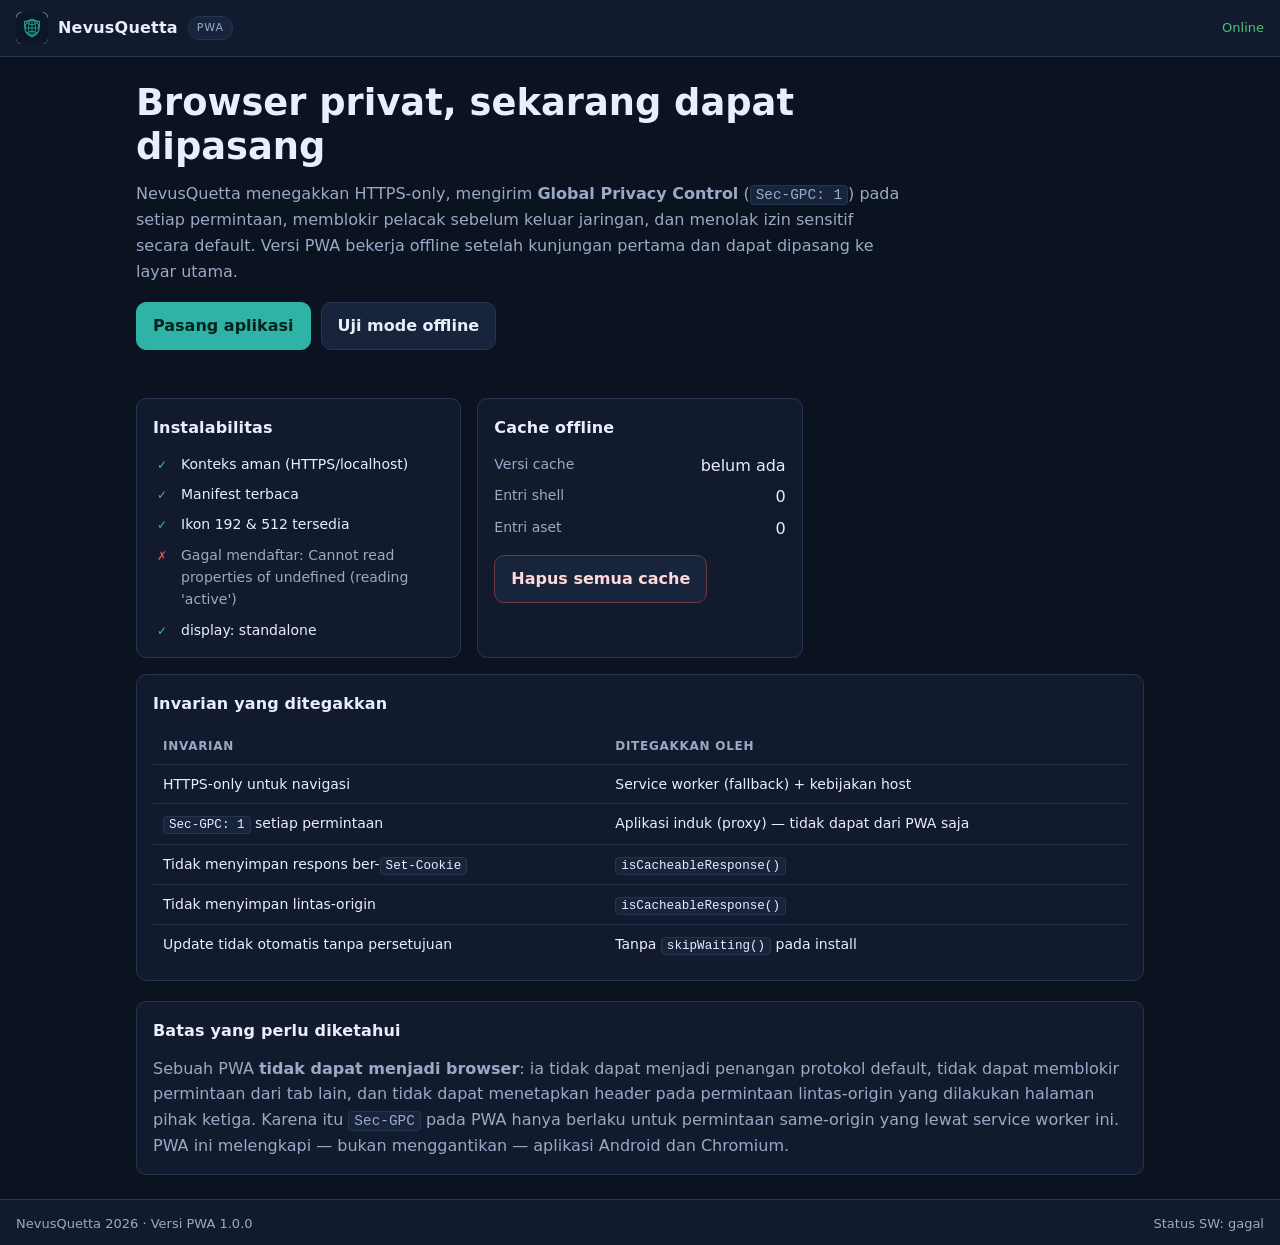
<file: D-PWA/index.html>
<!DOCTYPE html>
<html lang="id">
<head>
<meta charset="utf-8">
<meta name="viewport" content="width=device-width, initial-scale=1, viewport-fit=cover">
<title>NevusQuetta — PWA</title>

<!-- Manifest & branding -->
<link rel="manifest" href="manifest.json">
<meta name="theme-color" content="#0b1220">
<meta name="color-scheme" content="dark">

<!-- iOS / Safari: instal "Add to Home Screen" -->
<meta name="apple-mobile-web-app-capable" content="yes">
<meta name="apple-mobile-web-app-status-bar-style" content="black-translucent">
<meta name="apple-mobile-web-app-title" content="NevusQuetta">
<link rel="apple-touch-icon" href="icons/icon-192.png">

<!-- Android: tampilkan sebagai aplikasi mandiri bila ditambahkan ke home screen -->
<meta name="mobile-web-app-capable" content="yes">
<link rel="icon" href="icons/icon-192.png" type="image/png">

<link rel="stylesheet" href="styles.css">
</head>
<body>
<a class="skip" href="#main">Lompat ke konten utama</a>

<header class="topbar">
  <div class="brand">
    <img src="icons/icon-192.png" alt="" width="32" height="32" class="brand-mark">
    <span class="brand-name">NevusQuetta</span>
    <span class="badge" id="verBadge">PWA</span>
  </div>
  <div class="status" id="netStatus" role="status" aria-live="polite">Memeriksa…</div>
</header>

<main id="main">
  <section class="hero">
    <h1>Browser privat, sekarang dapat dipasang</h1>
    <p class="lede">
      NevusQuetta menegakkan HTTPS-only, mengirim <strong>Global Privacy Control</strong>
      (<code>Sec-GPC: 1</code>) pada setiap permintaan, memblokir pelacak sebelum
      keluar jaringan, dan menolak izin sensitif secara default. Versi PWA bekerja
      offline setelah kunjungan pertama dan dapat dipasang ke layar utama.
    </p>
    <div class="actions">
      <button id="installBtn" class="btn primary" hidden>Pasang aplikasi</button>
      <button id="offlineBtn" class="btn" type="button">Uji mode offline</button>
    </div>
    <p class="hint" id="installHint"></p>
  </section>

  <section class="grid" aria-label="Status instalabilitas">
    <article class="card">
      <h2>Instalabilitas</h2>
      <ul class="checks" id="installChecks">
        <li data-check="secure">Konteks aman (HTTPS/localhost)</li>
        <li data-check="manifest">Manifest terbaca</li>
        <li data-check="icons">Ikon 192 &amp; 512 tersedia</li>
        <li data-check="sw">Service worker aktif</li>
        <li data-check="display">Mode tampilan standalone</li>
      </ul>
    </article>

    <article class="card">
      <h2>Cache offline</h2>
      <dl class="kv" id="cacheInfo">
        <dt>Versi cache</dt><dd id="cacheVersion">—</dd>
        <dt>Entri shell</dt><dd id="cacheShellCount">—</dd>
        <dt>Entri aset</dt><dd id="cacheAssetCount">—</dd>
      </dl>
      <button id="clearCacheBtn" class="btn danger" type="button">Hapus semua cache</button>
    </article>

    <article class="card wide">
      <h2>Invarian yang ditegakkan</h2>
      <table class="table">
        <thead><tr><th>Invarian</th><th>Ditegakkan oleh</th></tr></thead>
        <tbody>
          <tr><td>HTTPS-only untuk navigasi</td><td>Service worker (fallback) + kebijakan host</td></tr>
          <tr><td><code>Sec-GPC: 1</code> setiap permintaan</td><td>Aplikasi induk (proxy) — tidak dapat dari PWA saja</td></tr>
          <tr><td>Tidak menyimpan respons ber-<code>Set-Cookie</code></td><td><code>isCacheableResponse()</code></td></tr>
          <tr><td>Tidak menyimpan lintas-origin</td><td><code>isCacheableResponse()</code></td></tr>
          <tr><td>Update tidak otomatis tanpa persetujuan</td><td>Tanpa <code>skipWaiting()</code> pada install</td></tr>
        </tbody>
      </table>
    </article>
  </section>

  <section class="card wide note">
    <h2>Batas yang perlu diketahui</h2>
    <p>
      Sebuah PWA <strong>tidak dapat menjadi browser</strong>: ia tidak dapat menjadi
      penangan protokol default, tidak dapat memblokir permintaan dari tab lain,
      dan tidak dapat menetapkan header pada permintaan lintas-origin yang
      dilakukan halaman pihak ketiga. Karena itu <code>Sec-GPC</code> pada PWA hanya
      berlaku untuk permintaan same-origin yang lewat service worker ini.
      PWA ini melengkapi — bukan menggantikan — aplikasi Android dan Chromium.
    </p>
  </section>
</main>

<footer class="footer">
  <span>NevusQuetta <span id="year"></span> · Versi PWA <span id="buildVersion">1.0.0</span></span>
  <span>Status SW: <span id="swState">belum terdaftar</span></span>
</footer>

<script src="app.js"></script>
</body>
</html>
</file>
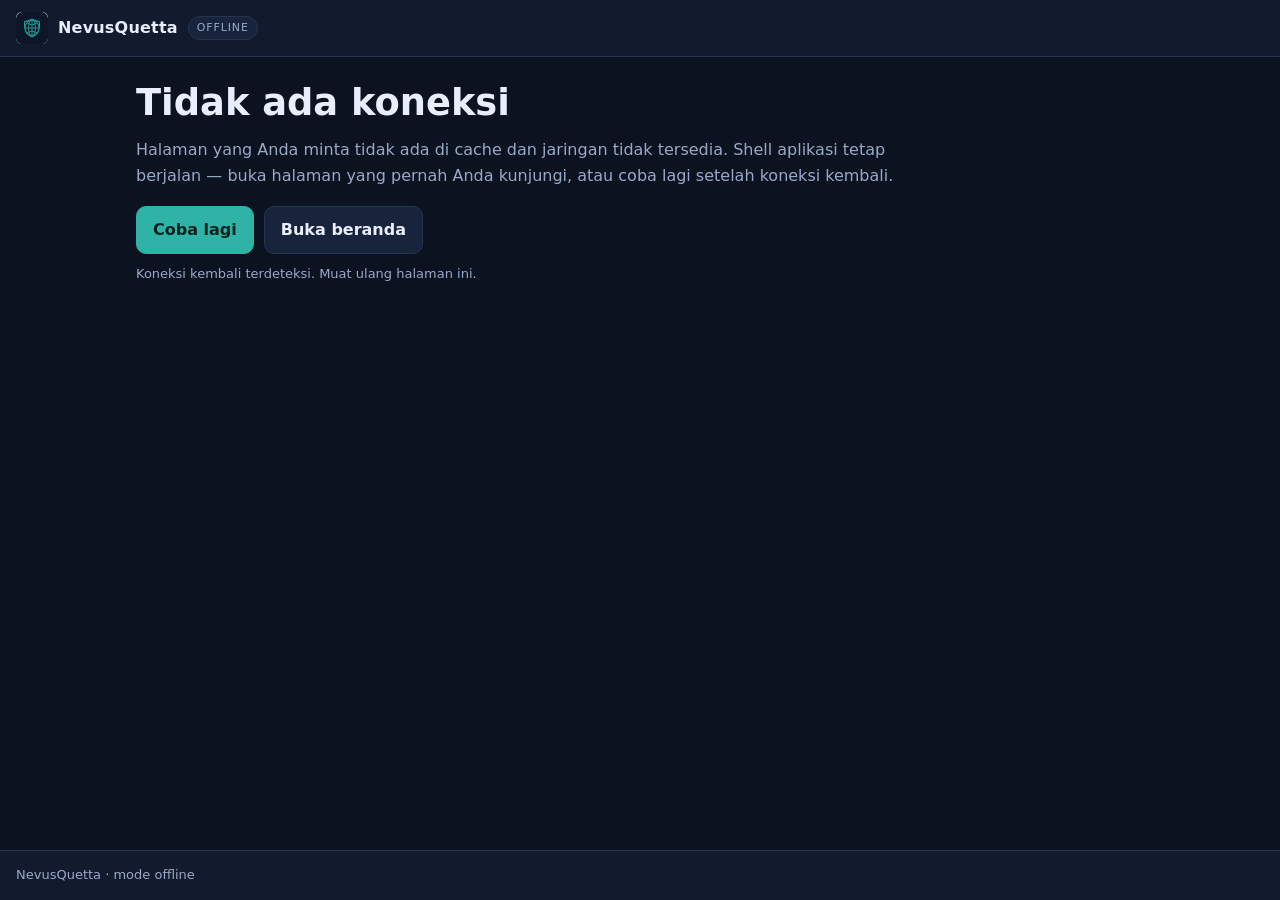
<file: D-PWA/offline.html>
<!DOCTYPE html>
<html lang="id">
<head>
<meta charset="utf-8">
<meta name="viewport" content="width=device-width, initial-scale=1">
<title>Offline — NevusQuetta</title>
<link rel="manifest" href="manifest.json">
<meta name="theme-color" content="#0b1220">
<link rel="stylesheet" href="styles.css">
</head>
<body>
<header class="topbar">
  <div class="brand">
    <img src="icons/icon-192.png" alt="" width="32" height="32" class="brand-mark">
    <span class="brand-name">NevusQuetta</span>
    <span class="badge">offline</span>
  </div>
</header>

<main id="main">
  <section class="hero">
    <h1>Tidak ada koneksi</h1>
    <p class="lede">
      Halaman yang Anda minta tidak ada di cache dan jaringan tidak tersedia.
      Shell aplikasi tetap berjalan — buka halaman yang pernah Anda kunjungi,
      atau coba lagi setelah koneksi kembali.
    </p>
    <div class="actions">
      <button class="btn primary" id="retryBtn" type="button">Coba lagi</button>
      <a class="btn" href="index.html">Buka beranda</a>
    </div>
    <p class="hint" id="onlineHint"></p>
  </section>
</main>

<footer class="footer"><span>NevusQuetta · mode offline</span></footer>

<script src="app.js"></script>
</body>
</html>
</file>
<file: D-PWA/styles.css>
/* NevusQuetta PWA — gaya.
 * Palet terkendali: satu warna utama (biru-teal), tiga netral, dua aksen.
 * Sengaja tanpa gradien agar identitas visual konsisten dengan target lain.
 */

:root {
  --ink: #0b1220;
  --surface: #121b2e;
  --surface-2: #18243c;
  --line: #26344f;
  --text: #e8eefc;
  --muted: #9aa9c6;
  --primary: #2fb3a6;
  --primary-ink: #04231f;
  --warn: #e0a33c;
  --danger: #d9534f;
  --ok: #4fbf7a;
  --radius: 10px;
  --sp: 16px;
}

* { box-sizing: border-box; }

html, body { margin: 0; padding: 0; }

body {
  background: var(--ink);
  color: var(--text);
  font: 16px/1.6 system-ui, -apple-system, "Segoe UI", Roboto, "Helvetica Neue", sans-serif;
  min-height: 100vh;
  display: flex;
  flex-direction: column;
  -webkit-font-smoothing: antialiased;
}

.skip {
  position: absolute; left: -9999px;
}
.skip:focus {
  left: var(--sp); top: var(--sp); z-index: 10;
  background: var(--primary); color: var(--primary-ink);
  padding: 8px 12px; border-radius: 6px;
}

/* ------------------------------------------------------------- topbar */

.topbar {
  display: flex; align-items: center; justify-content: space-between;
  gap: var(--sp); flex-wrap: wrap;
  padding: 12px var(--sp);
  background: var(--surface);
  border-bottom: 1px solid var(--line);
  position: sticky; top: 0; z-index: 5;
}

.brand { display: flex; align-items: center; gap: 10px; }
.brand-mark { border-radius: 6px; display: block; }
.brand-name { font-weight: 650; letter-spacing: 0.2px; }

.badge {
  font-size: 11px; text-transform: uppercase; letter-spacing: 0.08em;
  background: var(--surface-2); border: 1px solid var(--line);
  color: var(--muted); padding: 2px 8px; border-radius: 999px;
}

.status { font-size: 13px; color: var(--muted); }
.status.is-online { color: var(--ok); }
.status.is-offline { color: var(--warn); }

/* --------------------------------------------------------------- main */

main {
  flex: 1;
  width: 100%;
  max-width: 1040px;
  margin: 0 auto;
  padding: calc(var(--sp) * 1.5) var(--sp);
  display: flex; flex-direction: column; gap: calc(var(--sp) * 1.25);
}

.hero { max-width: 76ch; }
.hero h1 { font-size: clamp(1.5rem, 1.1rem + 1.6vw, 2.3rem); margin: 0 0 12px; line-height: 1.2; }
.lede { color: var(--muted); margin: 0 0 18px; }

code {
  background: var(--surface-2); border: 1px solid var(--line);
  border-radius: 4px; padding: 1px 5px; font-size: 0.9em;
}

.actions { display: flex; gap: 10px; flex-wrap: wrap; }

.btn {
  appearance: none; border: 1px solid var(--line);
  background: var(--surface-2); color: var(--text);
  padding: 10px 16px; border-radius: var(--radius);
  font: inherit; font-weight: 550; cursor: pointer;
  text-decoration: none; display: inline-block;
  transition: background 120ms ease, border-color 120ms ease, transform 60ms ease;
}
.btn:hover { background: #1e2c48; }
.btn:active { transform: translateY(1px); }
.btn:focus-visible { outline: 2px solid var(--primary); outline-offset: 2px; }
.btn.primary { background: var(--primary); color: var(--primary-ink); border-color: var(--primary); }
.btn.primary:hover { background: #38c4b6; }
.btn.danger { border-color: #6d3b39; color: #ffd9d8; }
.btn.danger:hover { background: #3a211f; }
.btn[disabled] { opacity: 0.55; cursor: not-allowed; }

.hint { color: var(--muted); font-size: 13px; min-height: 1.4em; margin: 10px 0 0; }

/* -------------------------------------------------------------- cards */

.grid {
  display: grid;
  grid-template-columns: repeat(auto-fit, minmax(280px, 1fr));
  gap: var(--sp);
}

.card {
  background: var(--surface);
  border: 1px solid var(--line);
  border-radius: var(--radius);
  padding: var(--sp);
}
.card.wide { grid-column: 1 / -1; }
.card h2 { margin: 0 0 12px; font-size: 1rem; letter-spacing: 0.01em; }
.card.note p { color: var(--muted); margin: 0; }

/* ------------------------------------------------------------- checks */

.checks { list-style: none; margin: 0; padding: 0; display: flex; flex-direction: column; gap: 8px; }
.checks li { display: flex; gap: 10px; align-items: baseline; font-size: 14px; color: var(--muted); }
.checks li::before {
  content: "?"; flex: 0 0 18px; text-align: center;
  font-weight: 700; font-size: 12px; color: var(--warn);
}
.checks li[data-state="pass"] { color: var(--text); }
.checks li[data-state="pass"]::before { content: "\2713"; color: var(--ok); }
.checks li[data-state="fail"]::before { content: "\2717"; color: var(--danger); }

/* ---------------------------------------------------------------- kv */

.kv { display: grid; grid-template-columns: 1fr auto; gap: 6px 12px; margin: 0 0 14px; }
.kv dt { color: var(--muted); font-size: 14px; }
.kv dd { margin: 0; font-variant-numeric: tabular-nums; text-align: right; }

/* -------------------------------------------------------------- table */

.table { width: 100%; border-collapse: collapse; font-size: 14px; }
.table th, .table td { text-align: left; padding: 8px 10px; border-bottom: 1px solid var(--line); vertical-align: top; }
.table th { color: var(--muted); font-weight: 600; font-size: 12px; text-transform: uppercase; letter-spacing: 0.06em; }
.table tr:last-child td { border-bottom: none; }

/* ------------------------------------------------------------- footer */

.footer {
  display: flex; justify-content: space-between; gap: var(--sp); flex-wrap: wrap;
  padding: 14px var(--sp); border-top: 1px solid var(--line);
  color: var(--muted); font-size: 13px; background: var(--surface);
}

@media (prefers-reduced-motion: reduce) {
  .btn { transition: none; }
}

@media (max-width: 520px) {
  .kv { grid-template-columns: 1fr; }
  .kv dd { text-align: left; }
}
</file>
